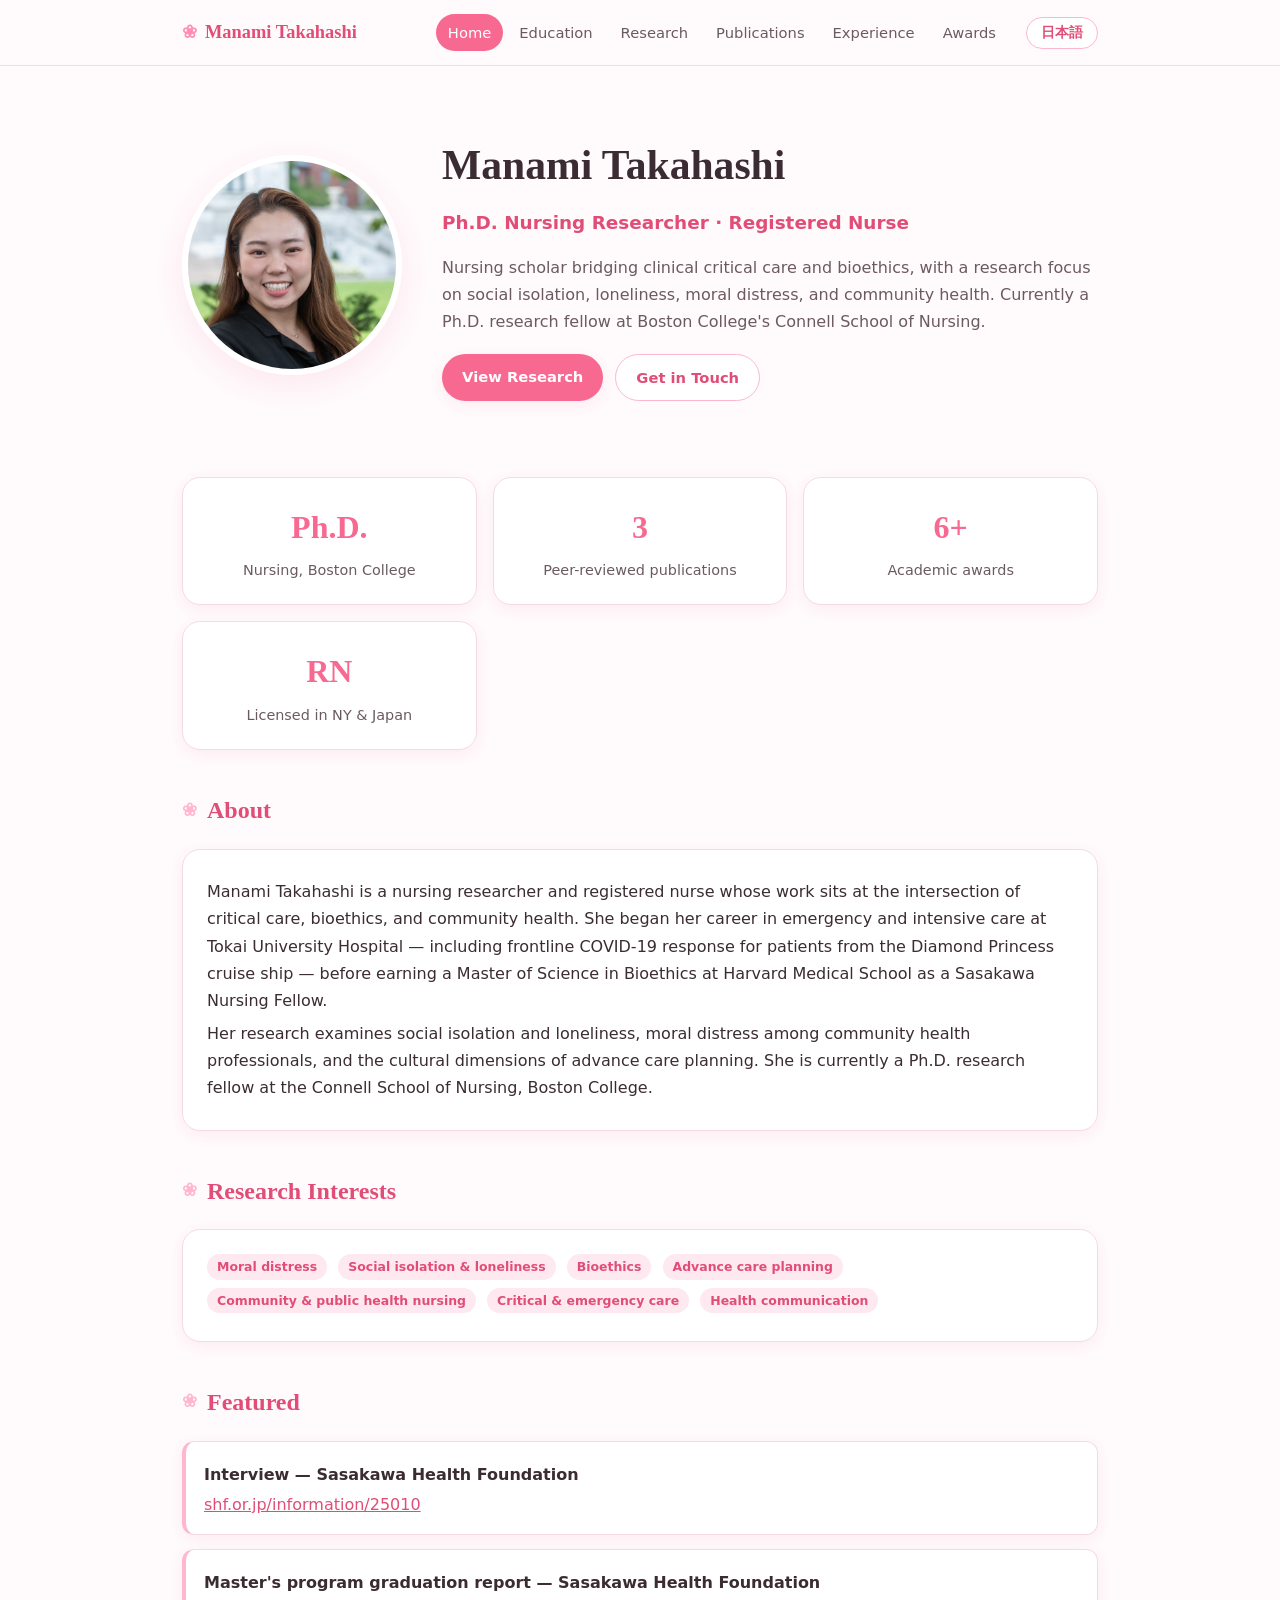
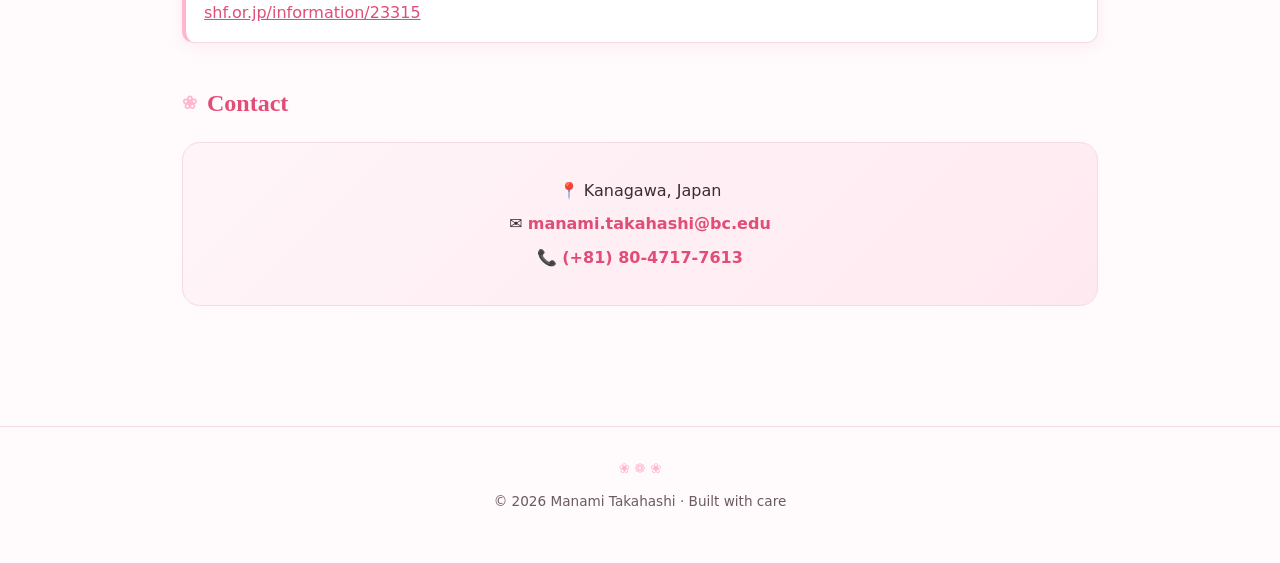
<file: index.html>
<!DOCTYPE html>
<html lang="en">
<head>
  <meta charset="UTF-8" />
  <meta name="viewport" content="width=device-width, initial-scale=1.0" />
  <title>Manami Takahashi — Nursing Researcher</title>
  <meta name="description" content="Manami Takahashi — PhD nursing researcher and registered nurse. Bioethics, social isolation, community health." />
  <link rel="stylesheet" href="css/style.css" />
</head>
<body>
  <div class="petal-field" aria-hidden="true"></div>

  <header class="site-header">
    <div class="nav-inner">
      <a class="brand" href="index.html">Manami Takahashi</a>
      <nav class="main-nav">
        <a href="index.html">
          <span class="en">Home</span><span class="ja">ホーム</span>
        </a>
        <a href="education.html">
          <span class="en">Education</span><span class="ja">学歴</span>
        </a>
        <a href="research.html">
          <span class="en">Research</span><span class="ja">研究・教育</span>
        </a>
        <a href="publications.html">
          <span class="en">Publications</span><span class="ja">業績</span>
        </a>
        <a href="experience.html">
          <span class="en">Experience</span><span class="ja">臨床経験</span>
        </a>
        <a href="awards.html">
          <span class="en">Awards</span><span class="ja">受賞・その他</span>
        </a>
      </nav>
      <button class="lang-switch" type="button">日本語</button>
    </div>
  </header>

  <main>
    <section class="hero">
      <img class="hero-photo" src="images/headshot.jpg" alt="Manami Takahashi" />
      <div class="hero-text">
        <h1>
          <span class="en">Manami Takahashi</span>
          <span class="ja">髙橋 愛海</span>
        </h1>
        <p class="role">
          <span class="en">Ph.D. Nursing Researcher · Registered Nurse</span>
          <span class="ja">看護学博士課程研究員 ・ 看護師</span>
        </p>
        <p>
          <span class="en">Nursing scholar bridging clinical critical care and bioethics, with a research focus
          on social isolation, loneliness, moral distress, and community health. Currently a Ph.D.
          research fellow at Boston College's Connell School of Nursing.</span>
          <span class="ja">救急・集中治療の臨床と生命倫理をつなぐ看護研究者。社会的孤立・孤独、道徳的苦悩、
          地域保健を研究テーマとしています。現在はボストンカレッジ看護学部の博士課程研究員です。</span>
        </p>
        <div class="btn-row">
          <a class="btn btn-primary" href="research.html">
            <span class="en">View Research</span><span class="ja">研究を見る</span>
          </a>
          <a class="btn btn-ghost" href="#contact">
            <span class="en">Get in Touch</span><span class="ja">お問い合わせ</span>
          </a>
        </div>
      </div>
    </section>

    <section class="section">
      <div class="grid">
        <div class="stat"><div class="num">Ph.D.</div><div class="lbl"><span class="en">Nursing, Boston College</span><span class="ja">看護学・ボストンカレッジ</span></div></div>
        <div class="stat"><div class="num">3</div><div class="lbl"><span class="en">Peer-reviewed publications</span><span class="ja">査読付き論文</span></div></div>
        <div class="stat"><div class="num">6+</div><div class="lbl"><span class="en">Academic awards</span><span class="ja">学術賞</span></div></div>
        <div class="stat"><div class="num">RN</div><div class="lbl"><span class="en">Licensed in NY &amp; Japan</span><span class="ja">看護師資格（NY・日本）</span></div></div>
      </div>
    </section>

    <section class="section">
      <h2><span class="en">About</span><span class="ja">プロフィール</span></h2>
      <div class="card">
        <div class="en-block">
          <p>Manami Takahashi is a nursing researcher and registered nurse whose work sits at the
          intersection of critical care, bioethics, and community health. She began her career in
          emergency and intensive care at Tokai University Hospital — including frontline COVID-19
          response for patients from the Diamond Princess cruise ship — before earning a Master of
          Science in Bioethics at Harvard Medical School as a Sasakawa Nursing Fellow.</p>
          <p>Her research examines social isolation and loneliness, moral distress among community
          health professionals, and the cultural dimensions of advance care planning. She is currently
          a Ph.D. research fellow at the Connell School of Nursing, Boston College.</p>
        </div>
        <div class="ja-block">
          <p>髙橋愛海は、救急・集中治療、生命倫理、地域保健の交差点で活動する看護研究者・看護師です。
          東海大学病院の救急・集中治療部でキャリアを開始し、ダイヤモンド・プリンセス号の患者対応を
          含む新型コロナウイルス感染症の最前線で看護にあたりました。その後、笹川看護フェローとして
          ハーバード大学医学大学院で生命倫理学修士号を取得しました。</p>
          <p>研究テーマは、社会的孤立と孤独、地域保健専門職の道徳的苦悩（モラル・ディストレス）、
          アドバンス・ケア・プランニングの文化的側面などです。現在はボストンカレッジ看護学部の
          博士課程研究員を務めています。</p>
        </div>
      </div>
    </section>

    <section class="section">
      <h2><span class="en">Research Interests</span><span class="ja">研究関心</span></h2>
      <div class="card">
        <span class="tag"><span class="en">Moral distress</span><span class="ja">道徳的苦悩</span></span>
        <span class="tag"><span class="en">Social isolation &amp; loneliness</span><span class="ja">社会的孤立・孤独</span></span>
        <span class="tag"><span class="en">Bioethics</span><span class="ja">生命倫理</span></span>
        <span class="tag"><span class="en">Advance care planning</span><span class="ja">アドバンス・ケア・プランニング</span></span>
        <span class="tag"><span class="en">Community &amp; public health nursing</span><span class="ja">地域・公衆衛生看護</span></span>
        <span class="tag"><span class="en">Critical &amp; emergency care</span><span class="ja">救急・集中治療</span></span>
        <span class="tag"><span class="en">Health communication</span><span class="ja">ヘルスコミュニケーション</span></span>
      </div>
    </section>

    <section class="section">
      <h2><span class="en">Featured</span><span class="ja">取材・関連リンク</span></h2>
      <ul class="pub-list">
        <li>
          <span class="title"><span class="en">Interview — Sasakawa Health Foundation</span><span class="ja">インタビュー — 笹川保健財団</span></span>
          <a href="https://www.shf.or.jp/information/25010" target="_blank" rel="noopener">shf.or.jp/information/25010</a>
        </li>
        <li>
          <span class="title"><span class="en">Master's program graduation report — Sasakawa Health Foundation</span><span class="ja">修士課程修了報告 — 笹川保健財団</span></span>
          <a href="https://www.shf.or.jp/information/23315" target="_blank" rel="noopener">shf.or.jp/information/23315</a>
        </li>
      </ul>
    </section>

    <section class="section" id="contact">
      <h2><span class="en">Contact</span><span class="ja">連絡先</span></h2>
      <div class="contact-box">
        <p class="contact-line">📍 <span class="en">Kanagawa, Japan</span><span class="ja">神奈川県, 日本</span></p>
        <p class="contact-line">✉ <a href="mailto:manami.takahashi@bc.edu">manami.takahashi@bc.edu</a></p>
        <p class="contact-line">📞 <a href="tel:+818047177613">(+81) 80-4717-7613</a></p>
      </div>
    </section>
  </main>

  <footer class="site-footer">
    <span class="en">© 2026 Manami Takahashi · Built with care</span>
    <span class="ja">© 2026 髙橋愛海</span>
  </footer>

  <script src="js/lang.js"></script>
</body>
</html>
</file>
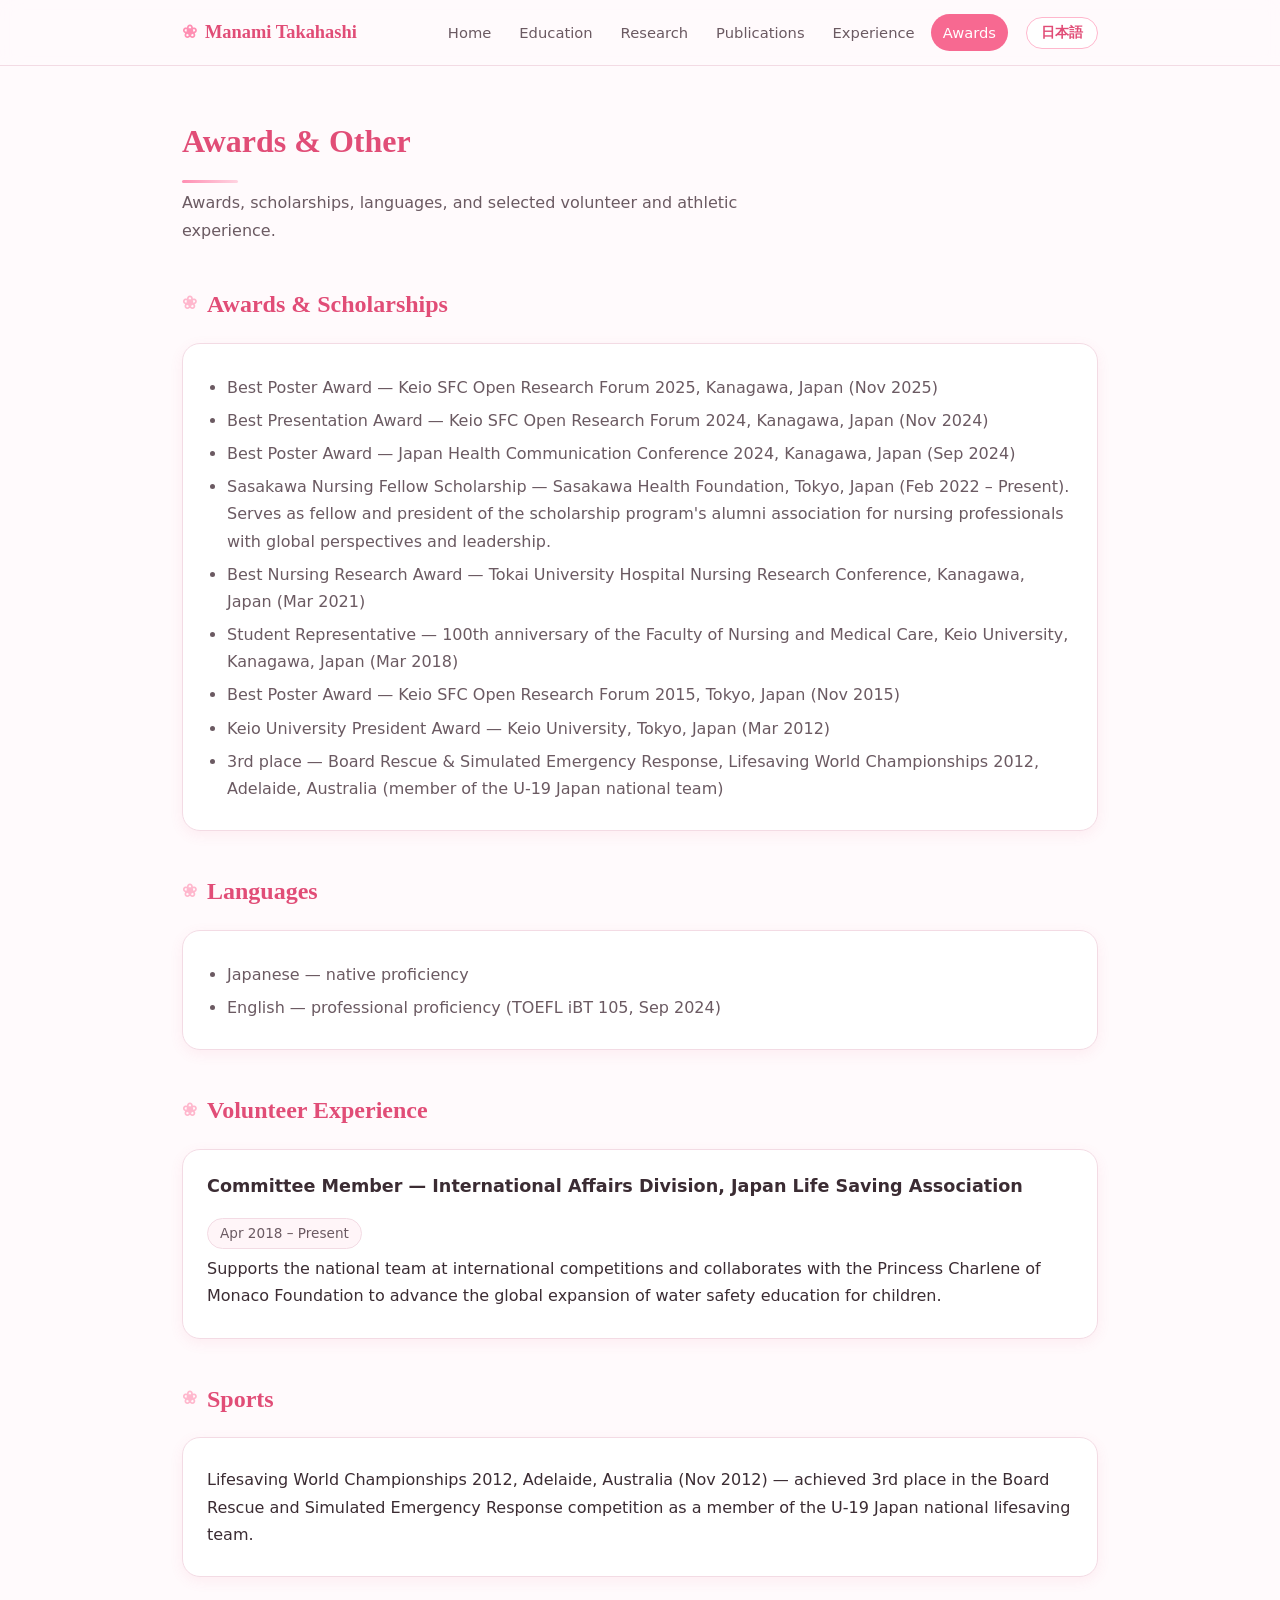
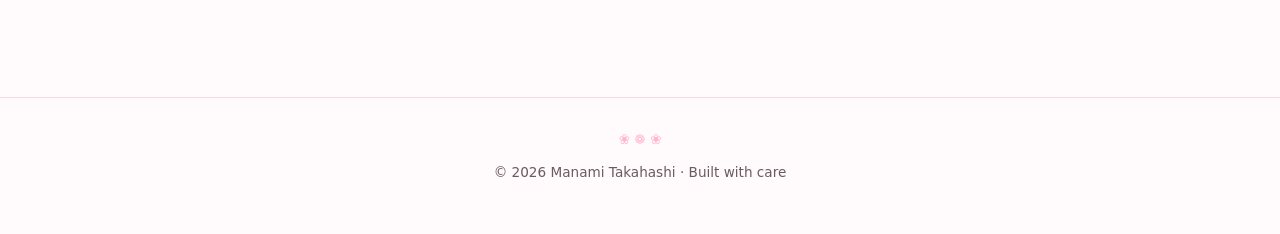
<file: awards.html>
<!DOCTYPE html>
<html lang="en">
<head>
  <meta charset="UTF-8" />
  <meta name="viewport" content="width=device-width, initial-scale=1.0" />
  <title>Awards &amp; Other — Manami Takahashi</title>
  <link rel="stylesheet" href="css/style.css" />
</head>
<body>
  <div class="petal-field" aria-hidden="true"></div>

  <header class="site-header">
    <div class="nav-inner">
      <a class="brand" href="index.html">Manami Takahashi</a>
      <nav class="main-nav">
        <a href="index.html"><span class="en">Home</span><span class="ja">ホーム</span></a>
        <a href="education.html"><span class="en">Education</span><span class="ja">学歴</span></a>
        <a href="research.html"><span class="en">Research</span><span class="ja">研究・教育</span></a>
        <a href="publications.html"><span class="en">Publications</span><span class="ja">業績</span></a>
        <a href="experience.html"><span class="en">Experience</span><span class="ja">臨床経験</span></a>
        <a href="awards.html"><span class="en">Awards</span><span class="ja">受賞・その他</span></a>
      </nav>
      <button class="lang-switch" type="button">日本語</button>
    </div>
  </header>

  <main>
    <h1 class="page-title"><span class="en">Awards &amp; Other</span><span class="ja">受賞・その他</span></h1>
    <p class="page-lead">
      <span class="en">Awards, scholarships, languages, and selected volunteer and athletic experience.</span>
      <span class="ja">受賞歴・奨学金・語学、ならびにボランティア活動とスポーツ歴。</span>
    </p>

    <section class="section">
      <h2><span class="en">Awards &amp; Scholarships</span><span class="ja">受賞・奨学金</span></h2>
      <div class="card"><ul>
        <li><span class="en">Best Poster Award — Keio SFC Open Research Forum 2025, Kanagawa, Japan (Nov 2025)</span><span class="ja">ベストポスター賞 — 慶應SFCオープンリサーチフォーラム2025, 神奈川（2025年11月）</span></li>
        <li><span class="en">Best Presentation Award — Keio SFC Open Research Forum 2024, Kanagawa, Japan (Nov 2024)</span><span class="ja">ベストプレゼンテーション賞 — 慶應SFCオープンリサーチフォーラム2024, 神奈川（2024年11月）</span></li>
        <li><span class="en">Best Poster Award — Japan Health Communication Conference 2024, Kanagawa, Japan (Sep 2024)</span><span class="ja">ベストポスター賞 — 日本ヘルスコミュニケーション学会大会2024, 神奈川（2024年9月）</span></li>
        <li><span class="en">Sasakawa Nursing Fellow Scholarship — Sasakawa Health Foundation, Tokyo, Japan (Feb 2022 – Present). Serves as fellow and president of the scholarship program's alumni association for nursing professionals with global perspectives and leadership.</span><span class="ja">笹川看護フェロー奨学金 — 笹川保健財団, 東京（2022年2月 – 現在）。グローバルな視野とリーダーシップを備えた看護専門職のための奨学制度において、フェロー兼同窓会会長を務める。</span></li>
        <li><span class="en">Best Nursing Research Award — Tokai University Hospital Nursing Research Conference, Kanagawa, Japan (Mar 2021)</span><span class="ja">最優秀看護研究賞 — 東海大学病院 看護研究発表会, 神奈川（2021年3月）</span></li>
        <li><span class="en">Student Representative — 100th anniversary of the Faculty of Nursing and Medical Care, Keio University, Kanagawa, Japan (Mar 2018)</span><span class="ja">学生代表 — 慶應義塾大学 看護医療学部 創設100周年, 神奈川（2018年3月）</span></li>
        <li><span class="en">Best Poster Award — Keio SFC Open Research Forum 2015, Tokyo, Japan (Nov 2015)</span><span class="ja">ベストポスター賞 — 慶應SFCオープンリサーチフォーラム2015, 東京（2015年11月）</span></li>
        <li><span class="en">Keio University President Award — Keio University, Tokyo, Japan (Mar 2012)</span><span class="ja">慶應義塾大学 塾長賞 — 慶應義塾大学, 東京（2012年3月）</span></li>
        <li><span class="en">3rd place — Board Rescue &amp; Simulated Emergency Response, Lifesaving World Championships 2012, Adelaide, Australia (member of the U-19 Japan national team)</span><span class="ja">3位入賞 — ボードレスキュー＆模擬救助競技, ライフセービング世界選手権2012, オーストラリア・アデレード（U-19日本代表チームの一員として）</span></li>
      </ul></div>
    </section>

    <section class="section">
      <h2><span class="en">Languages</span><span class="ja">語学</span></h2>
      <div class="card"><ul>
        <li><span class="en">Japanese — native proficiency</span><span class="ja">日本語 — ネイティブ</span></li>
        <li><span class="en">English — professional proficiency (TOEFL iBT 105, Sep 2024)</span><span class="ja">英語 — ビジネスレベル（TOEFL iBT 105点, 2024年9月）</span></li>
      </ul></div>
    </section>

    <section class="section">
      <h2><span class="en">Volunteer Experience</span><span class="ja">ボランティア活動</span></h2>
      <div class="card">
        <div class="meta">
          <div><h3><span class="en">Committee Member — International Affairs Division, Japan Life Saving Association</span><span class="ja">委員 — 日本ライフセービング協会 国際部</span></h3></div>
          <span class="date"><span class="en">Apr 2018 – Present</span><span class="ja">2018年4月 – 現在</span></span>
        </div>
        <p>
          <span class="en">Supports the national team at international competitions and collaborates with the Princess Charlene of Monaco Foundation to advance the global expansion of water safety education for children.</span>
          <span class="ja">国際大会で日本代表チームを支援するとともに、モナコ公妃シャルレーヌ財団と協働し、子どもの水辺の安全教育の国際的な普及を推進。</span>
        </p>
      </div>
    </section>

    <section class="section">
      <h2><span class="en">Sports</span><span class="ja">スポーツ</span></h2>
      <div class="card">
        <p>
          <span class="en">Lifesaving World Championships 2012, Adelaide, Australia (Nov 2012) — achieved 3rd place in the Board Rescue and Simulated Emergency Response competition as a member of the U-19 Japan national lifesaving team.</span>
          <span class="ja">ライフセービング世界選手権2012, オーストラリア・アデレード（2012年11月） — U-19日本代表チームの一員として、ボードレスキュー＆模擬救助競技で3位入賞。</span>
        </p>
      </div>
    </section>
  </main>

  <footer class="site-footer">
    <span class="en">© 2026 Manami Takahashi · Built with care</span>
    <span class="ja">© 2026 髙橋愛海</span>
  </footer>

  <script src="js/lang.js"></script>
</body>
</html>
</file>
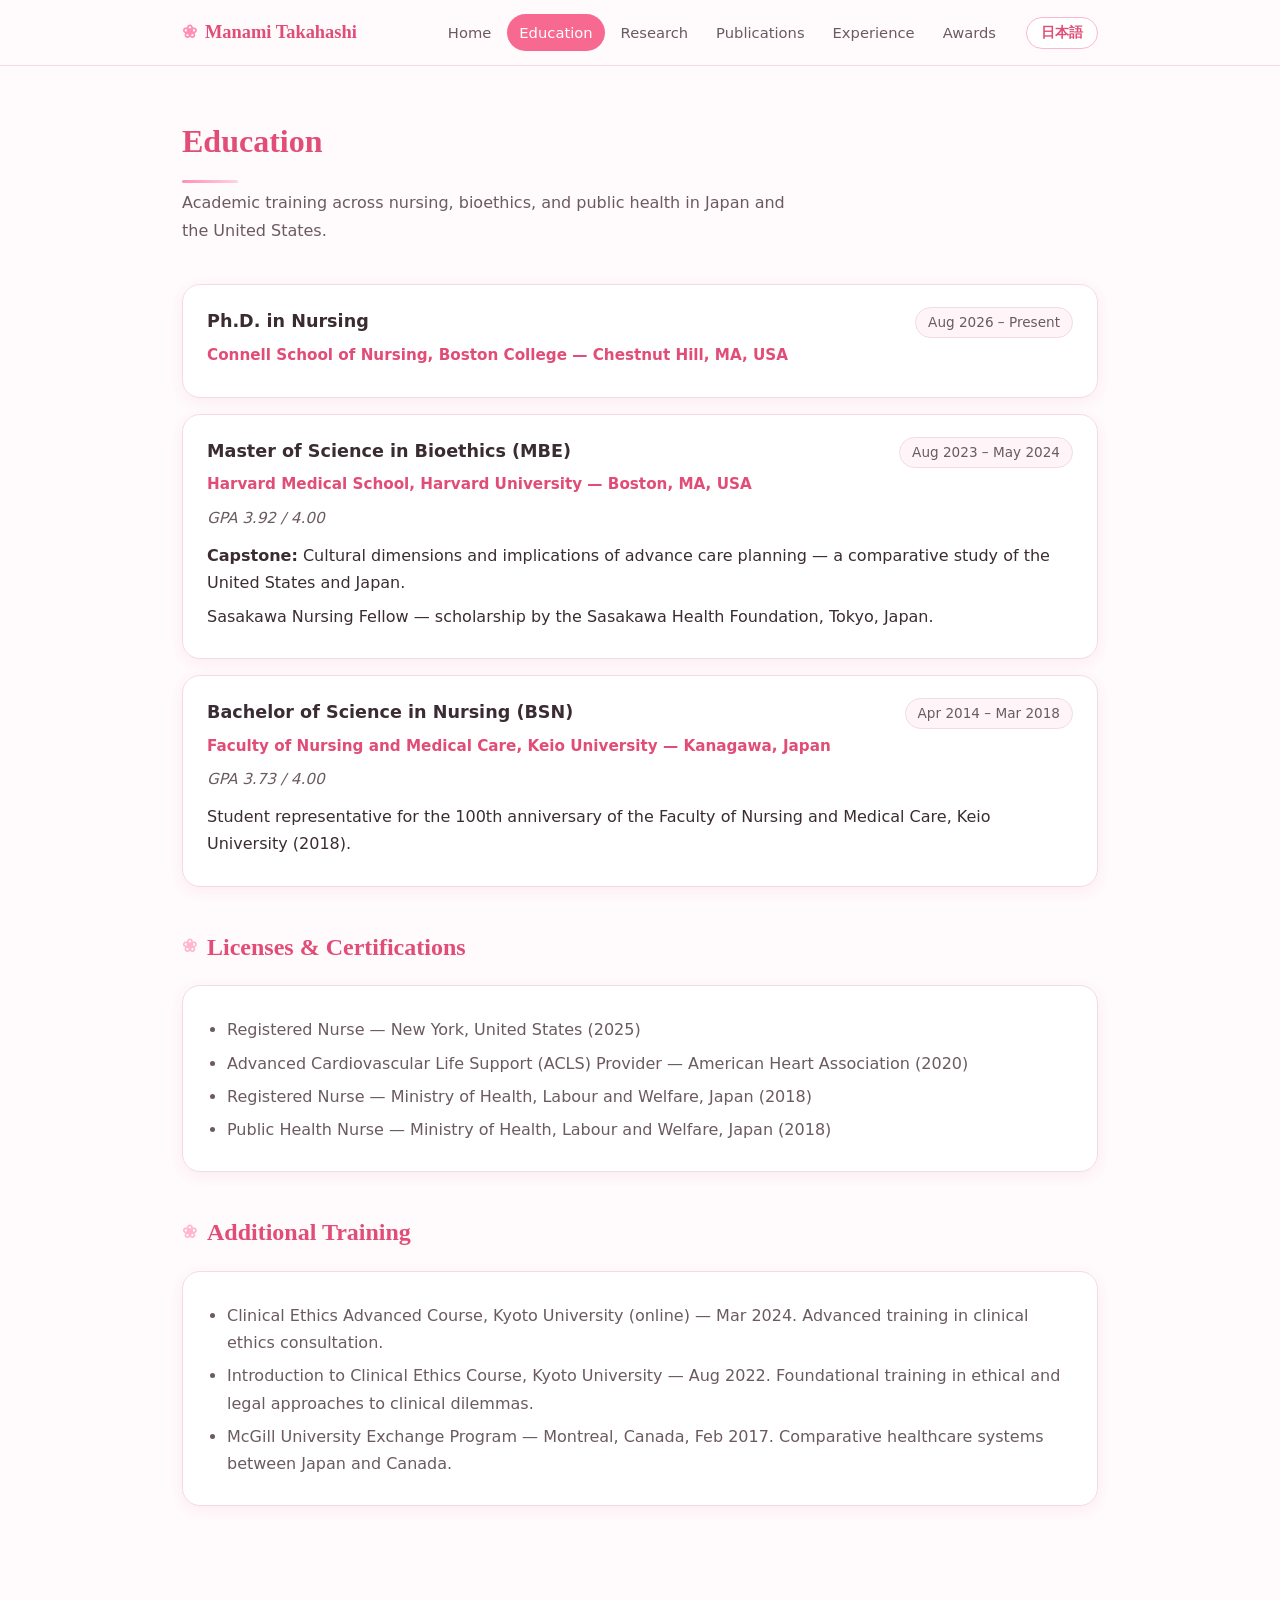
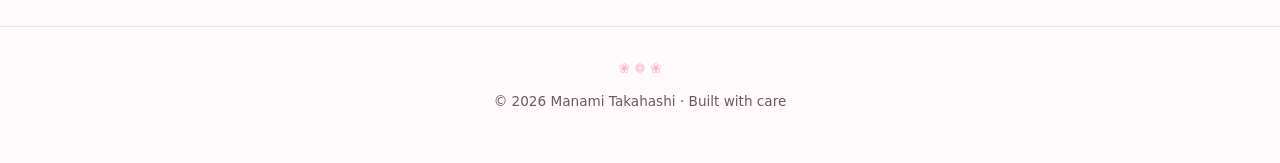
<file: education.html>
<!DOCTYPE html>
<html lang="en">
<head>
  <meta charset="UTF-8" />
  <meta name="viewport" content="width=device-width, initial-scale=1.0" />
  <title>Education — Manami Takahashi</title>
  <link rel="stylesheet" href="css/style.css" />
</head>
<body>
  <div class="petal-field" aria-hidden="true"></div>

  <header class="site-header">
    <div class="nav-inner">
      <a class="brand" href="index.html">Manami Takahashi</a>
      <nav class="main-nav">
        <a href="index.html"><span class="en">Home</span><span class="ja">ホーム</span></a>
        <a href="education.html"><span class="en">Education</span><span class="ja">学歴</span></a>
        <a href="research.html"><span class="en">Research</span><span class="ja">研究・教育</span></a>
        <a href="publications.html"><span class="en">Publications</span><span class="ja">業績</span></a>
        <a href="experience.html"><span class="en">Experience</span><span class="ja">臨床経験</span></a>
        <a href="awards.html"><span class="en">Awards</span><span class="ja">受賞・その他</span></a>
      </nav>
      <button class="lang-switch" type="button">日本語</button>
    </div>
  </header>

  <main>
    <h1 class="page-title"><span class="en">Education</span><span class="ja">学歴</span></h1>
    <p class="page-lead">
      <span class="en">Academic training across nursing, bioethics, and public health in Japan and the United States.</span>
      <span class="ja">日本と米国における、看護学・生命倫理学・公衆衛生にわたる学術的な学びの歩み。</span>
    </p>

    <section class="section">
      <div class="card">
        <div class="meta">
          <div>
            <h3><span class="en">Ph.D. in Nursing</span><span class="ja">看護学博士課程（Ph.D.）</span></h3>
            <p class="place"><span class="en">Connell School of Nursing, Boston College — Chestnut Hill, MA, USA</span><span class="ja">ボストンカレッジ コネル看護学部 — マサチューセッツ州チェスナットヒル, 米国</span></p>
          </div>
          <span class="date"><span class="en">Aug 2026 – Present</span><span class="ja">2026年8月 – 現在</span></span>
        </div>
      </div>

      <div class="card">
        <div class="meta">
          <div>
            <h3><span class="en">Master of Science in Bioethics (MBE)</span><span class="ja">生命倫理学修士（MBE）</span></h3>
            <p class="place"><span class="en">Harvard Medical School, Harvard University — Boston, MA, USA</span><span class="ja">ハーバード大学医学大学院 — マサチューセッツ州ボストン, 米国</span></p>
          </div>
          <span class="date"><span class="en">Aug 2023 – May 2024</span><span class="ja">2023年8月 – 2024年5月</span></span>
        </div>
        <p class="sub">GPA 3.92 / 4.00</p>
        <p>
          <span class="en"><strong>Capstone:</strong> Cultural dimensions and implications of advance care planning — a comparative study of the United States and Japan.</span>
          <span class="ja"><strong>修了課題:</strong> アドバンス・ケア・プランニングの文化的側面とその含意 — 日米比較研究。</span>
        </p>
        <p>
          <span class="en">Sasakawa Nursing Fellow — scholarship by the Sasakawa Health Foundation, Tokyo, Japan.</span>
          <span class="ja">笹川看護フェロー — 笹川保健財団（東京）による奨学制度。</span>
        </p>
      </div>

      <div class="card">
        <div class="meta">
          <div>
            <h3><span class="en">Bachelor of Science in Nursing (BSN)</span><span class="ja">看護学士（BSN）</span></h3>
            <p class="place"><span class="en">Faculty of Nursing and Medical Care, Keio University — Kanagawa, Japan</span><span class="ja">慶應義塾大学 看護医療学部 — 神奈川県, 日本</span></p>
          </div>
          <span class="date"><span class="en">Apr 2014 – Mar 2018</span><span class="ja">2014年4月 – 2018年3月</span></span>
        </div>
        <p class="sub">GPA 3.73 / 4.00</p>
        <p>
          <span class="en">Student representative for the 100th anniversary of the Faculty of Nursing and Medical Care, Keio University (2018).</span>
          <span class="ja">慶應義塾大学 看護医療学部 創設100周年 学生代表（2018年）。</span>
        </p>
      </div>
    </section>

    <section class="section">
      <h2><span class="en">Licenses &amp; Certifications</span><span class="ja">免許・資格</span></h2>
      <div class="card">
        <ul>
          <li><span class="en">Registered Nurse — New York, United States (2025)</span><span class="ja">看護師免許 — 米国ニューヨーク州（2025年）</span></li>
          <li><span class="en">Advanced Cardiovascular Life Support (ACLS) Provider — American Heart Association (2020)</span><span class="ja">二次心肺蘇生法（ACLS）プロバイダー — 米国心臓協会（2020年）</span></li>
          <li><span class="en">Registered Nurse — Ministry of Health, Labour and Welfare, Japan (2018)</span><span class="ja">看護師免許 — 厚生労働省, 日本（2018年）</span></li>
          <li><span class="en">Public Health Nurse — Ministry of Health, Labour and Welfare, Japan (2018)</span><span class="ja">保健師免許 — 厚生労働省, 日本（2018年）</span></li>
        </ul>
      </div>
    </section>

    <section class="section">
      <h2><span class="en">Additional Training</span><span class="ja">その他の研修・国際経験</span></h2>
      <div class="card">
        <ul>
          <li><span class="en">Clinical Ethics Advanced Course, Kyoto University (online) — Mar 2024. Advanced training in clinical ethics consultation.</span><span class="ja">臨床倫理アドバンスコース, 京都大学（オンライン） — 2024年3月。臨床倫理コンサルテーションに関する上級研修。</span></li>
          <li><span class="en">Introduction to Clinical Ethics Course, Kyoto University — Aug 2022. Foundational training in ethical and legal approaches to clinical dilemmas.</span><span class="ja">臨床倫理入門コース, 京都大学 — 2022年8月。臨床上の倫理的ジレンマに対する倫理的・法的アプローチの基礎研修。</span></li>
          <li><span class="en">McGill University Exchange Program — Montreal, Canada, Feb 2017. Comparative healthcare systems between Japan and Canada.</span><span class="ja">マギル大学 交換留学プログラム — カナダ・モントリオール, 2017年2月。日本とカナダの医療制度の比較研究。</span></li>
        </ul>
      </div>
    </section>
  </main>

  <footer class="site-footer">
    <span class="en">© 2026 Manami Takahashi · Built with care</span>
    <span class="ja">© 2026 髙橋愛海</span>
  </footer>

  <script src="js/lang.js"></script>
</body>
</html>
</file>
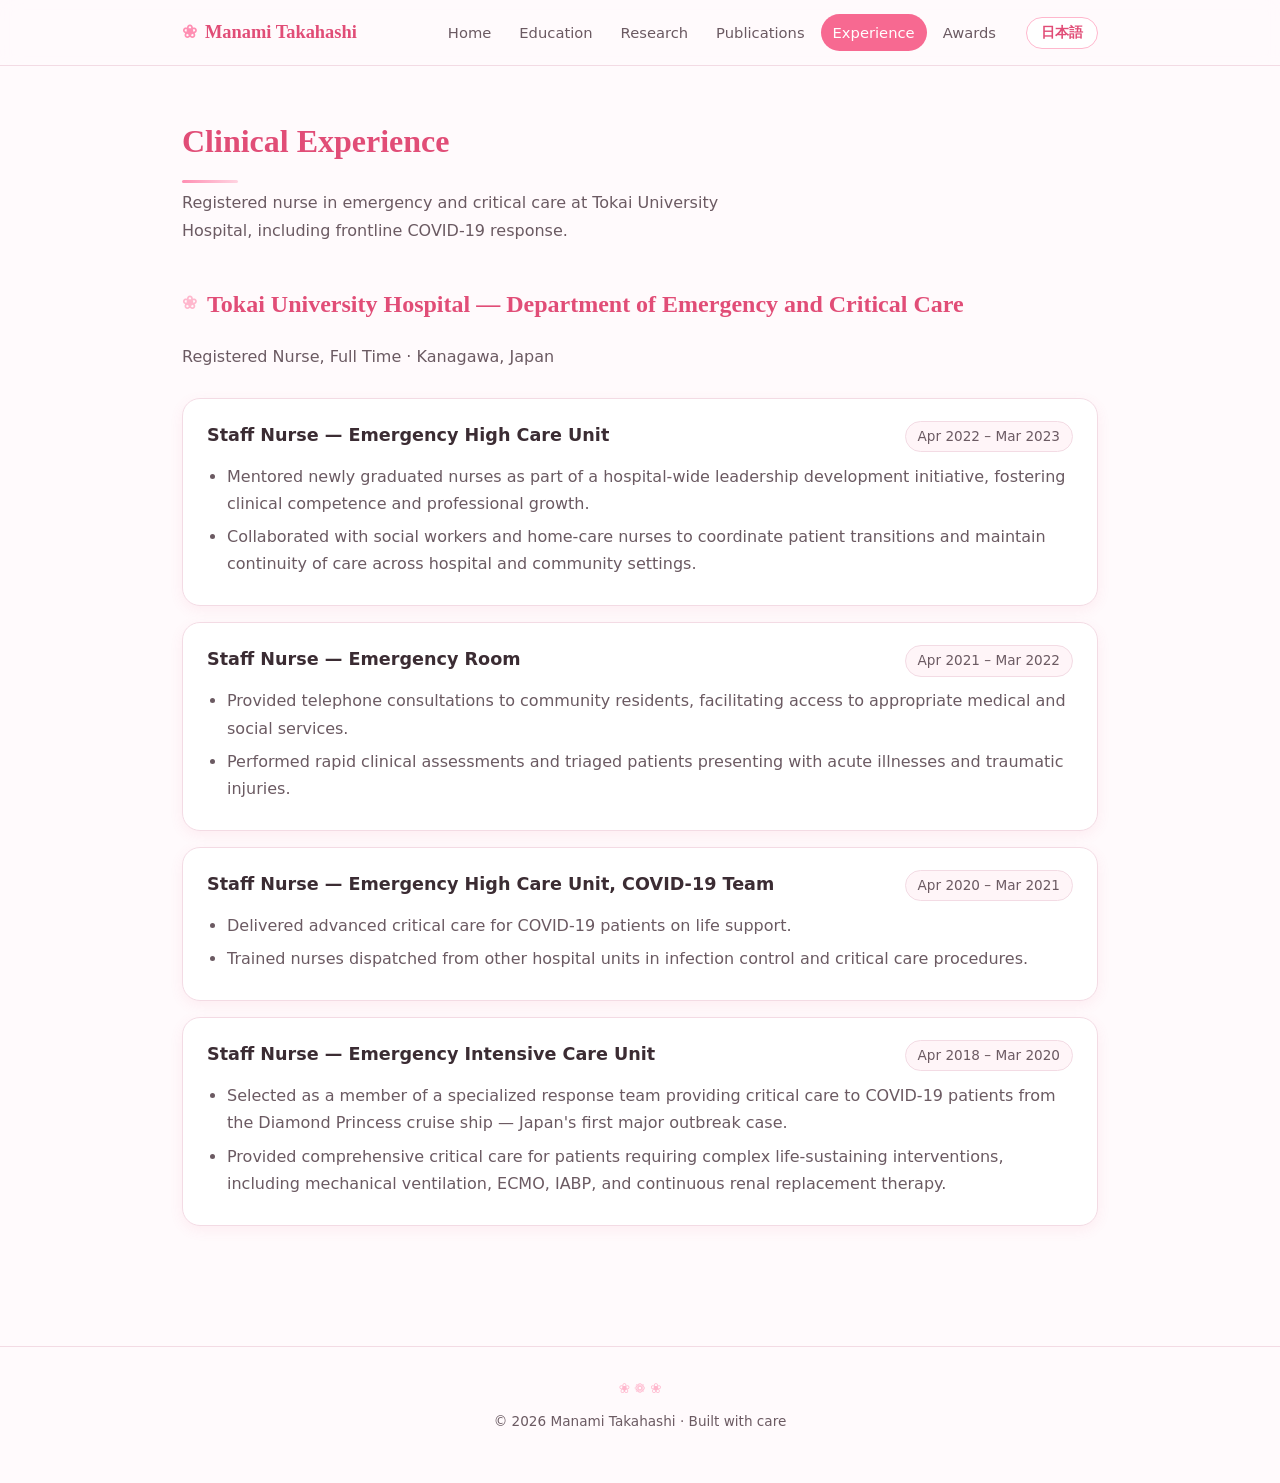
<file: experience.html>
<!DOCTYPE html>
<html lang="en">
<head>
  <meta charset="UTF-8" />
  <meta name="viewport" content="width=device-width, initial-scale=1.0" />
  <title>Clinical Experience — Manami Takahashi</title>
  <link rel="stylesheet" href="css/style.css" />
</head>
<body>
  <div class="petal-field" aria-hidden="true"></div>

  <header class="site-header">
    <div class="nav-inner">
      <a class="brand" href="index.html">Manami Takahashi</a>
      <nav class="main-nav">
        <a href="index.html"><span class="en">Home</span><span class="ja">ホーム</span></a>
        <a href="education.html"><span class="en">Education</span><span class="ja">学歴</span></a>
        <a href="research.html"><span class="en">Research</span><span class="ja">研究・教育</span></a>
        <a href="publications.html"><span class="en">Publications</span><span class="ja">業績</span></a>
        <a href="experience.html"><span class="en">Experience</span><span class="ja">臨床経験</span></a>
        <a href="awards.html"><span class="en">Awards</span><span class="ja">受賞・その他</span></a>
      </nav>
      <button class="lang-switch" type="button">日本語</button>
    </div>
  </header>

  <main>
    <h1 class="page-title"><span class="en">Clinical Experience</span><span class="ja">臨床経験</span></h1>
    <p class="page-lead">
      <span class="en">Registered nurse in emergency and critical care at Tokai University Hospital, including frontline COVID-19 response.</span>
      <span class="ja">東海大学病院の救急・集中治療部における看護師としての経験。新型コロナウイルス感染症の最前線対応を含みます。</span>
    </p>

    <section class="section">
      <h2><span class="en">Tokai University Hospital — Department of Emergency and Critical Care</span><span class="ja">東海大学病院 救命救急科・集中治療部</span></h2>
      <p class="page-lead"><span class="en">Registered Nurse, Full Time · Kanagawa, Japan</span><span class="ja">看護師（常勤）・神奈川県, 日本</span></p>

      <div class="card">
        <div class="meta">
          <div><h3><span class="en">Staff Nurse — Emergency High Care Unit</span><span class="ja">スタッフナース — 救命救急 ハイケアユニット（HCU）</span></h3></div>
          <span class="date"><span class="en">Apr 2022 – Mar 2023</span><span class="ja">2022年4月 – 2023年3月</span></span>
        </div>
        <div class="en-block"><ul>
          <li>Mentored newly graduated nurses as part of a hospital-wide leadership development initiative, fostering clinical competence and professional growth.</li>
          <li>Collaborated with social workers and home-care nurses to coordinate patient transitions and maintain continuity of care across hospital and community settings.</li>
        </ul></div>
        <div class="ja-block"><ul>
          <li>病院全体のリーダーシップ育成の一環として新人看護師を指導し、臨床能力と専門的成長を支援。</li>
          <li>ソーシャルワーカーや訪問看護師と連携し、病院と地域をまたぐ患者の移行支援とケアの継続性を確保。</li>
        </ul></div>
      </div>

      <div class="card">
        <div class="meta">
          <div><h3><span class="en">Staff Nurse — Emergency Room</span><span class="ja">スタッフナース — 救急外来（ER）</span></h3></div>
          <span class="date"><span class="en">Apr 2021 – Mar 2022</span><span class="ja">2021年4月 – 2022年3月</span></span>
        </div>
        <div class="en-block"><ul>
          <li>Provided telephone consultations to community residents, facilitating access to appropriate medical and social services.</li>
          <li>Performed rapid clinical assessments and triaged patients presenting with acute illnesses and traumatic injuries.</li>
        </ul></div>
        <div class="ja-block"><ul>
          <li>地域住民への電話相談に対応し、適切な医療・社会サービスへのアクセスを支援。</li>
          <li>急性疾患や外傷で来院した患者の迅速な臨床評価とトリアージを実施。</li>
        </ul></div>
      </div>

      <div class="card">
        <div class="meta">
          <div><h3><span class="en">Staff Nurse — Emergency High Care Unit, COVID-19 Team</span><span class="ja">スタッフナース — 救命救急HCU・新型コロナウイルス対応チーム</span></h3></div>
          <span class="date"><span class="en">Apr 2020 – Mar 2021</span><span class="ja">2020年4月 – 2021年3月</span></span>
        </div>
        <div class="en-block"><ul>
          <li>Delivered advanced critical care for COVID-19 patients on life support.</li>
          <li>Trained nurses dispatched from other hospital units in infection control and critical care procedures.</li>
        </ul></div>
        <div class="ja-block"><ul>
          <li>生命維持管理下にある新型コロナウイルス感染症患者に対し、高度な集中治療看護を提供。</li>
          <li>他部署から派遣された看護師に、感染対策と集中治療の手技を指導。</li>
        </ul></div>
      </div>

      <div class="card">
        <div class="meta">
          <div><h3><span class="en">Staff Nurse — Emergency Intensive Care Unit</span><span class="ja">スタッフナース — 救命救急 集中治療室（EICU）</span></h3></div>
          <span class="date"><span class="en">Apr 2018 – Mar 2020</span><span class="ja">2018年4月 – 2020年3月</span></span>
        </div>
        <div class="en-block"><ul>
          <li>Selected as a member of a specialized response team providing critical care to COVID-19 patients from the Diamond Princess cruise ship — Japan's first major outbreak case.</li>
          <li>Provided comprehensive critical care for patients requiring complex life-sustaining interventions, including mechanical ventilation, ECMO, IABP, and continuous renal replacement therapy.</li>
        </ul></div>
        <div class="ja-block"><ul>
          <li>日本初の大規模集団感染となったダイヤモンド・プリンセス号の新型コロナウイルス感染症患者に対応する専門対応チームの一員に選出。</li>
          <li>人工呼吸器、ECMO、IABP、持続的腎代替療法（CRRT）など、複雑な生命維持管理を要する患者に包括的な集中治療看護を提供。</li>
        </ul></div>
      </div>
    </section>
  </main>

  <footer class="site-footer">
    <span class="en">© 2026 Manami Takahashi · Built with care</span>
    <span class="ja">© 2026 髙橋愛海</span>
  </footer>

  <script src="js/lang.js"></script>
</body>
</html>
</file>
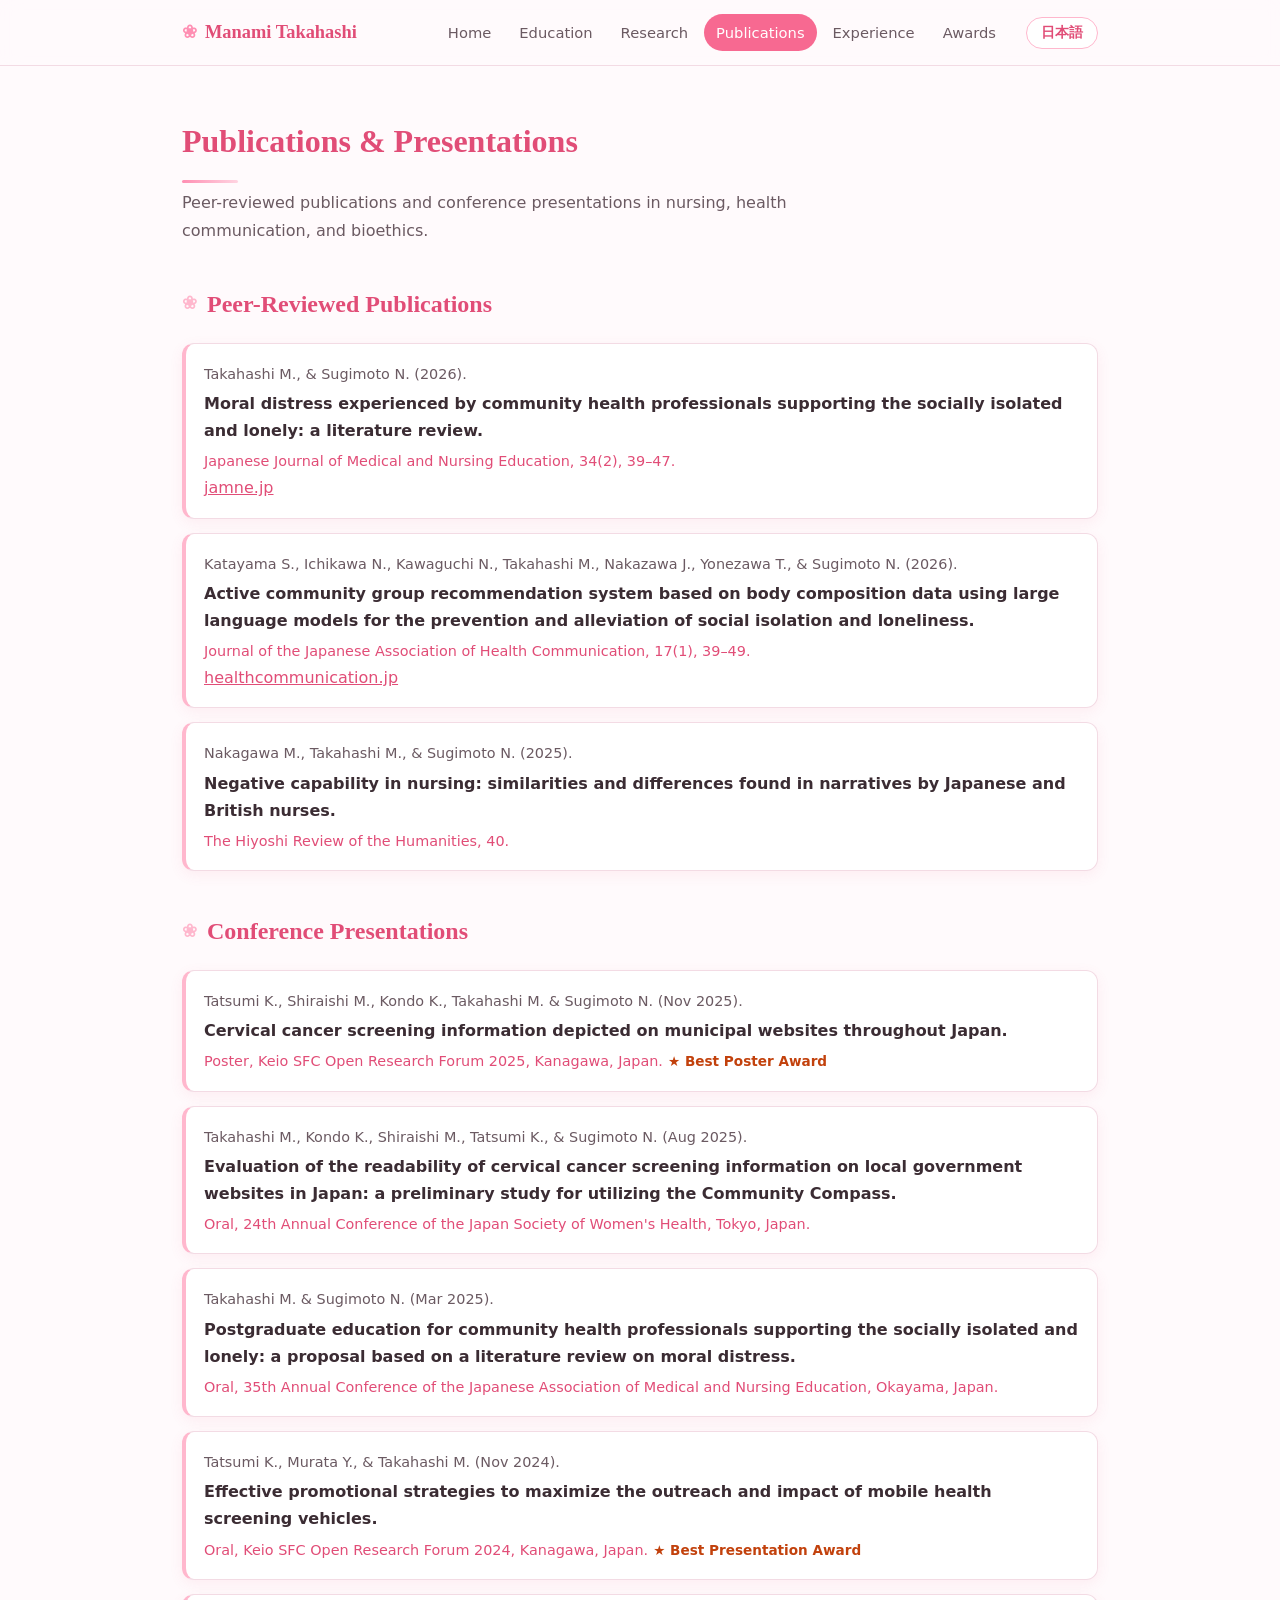
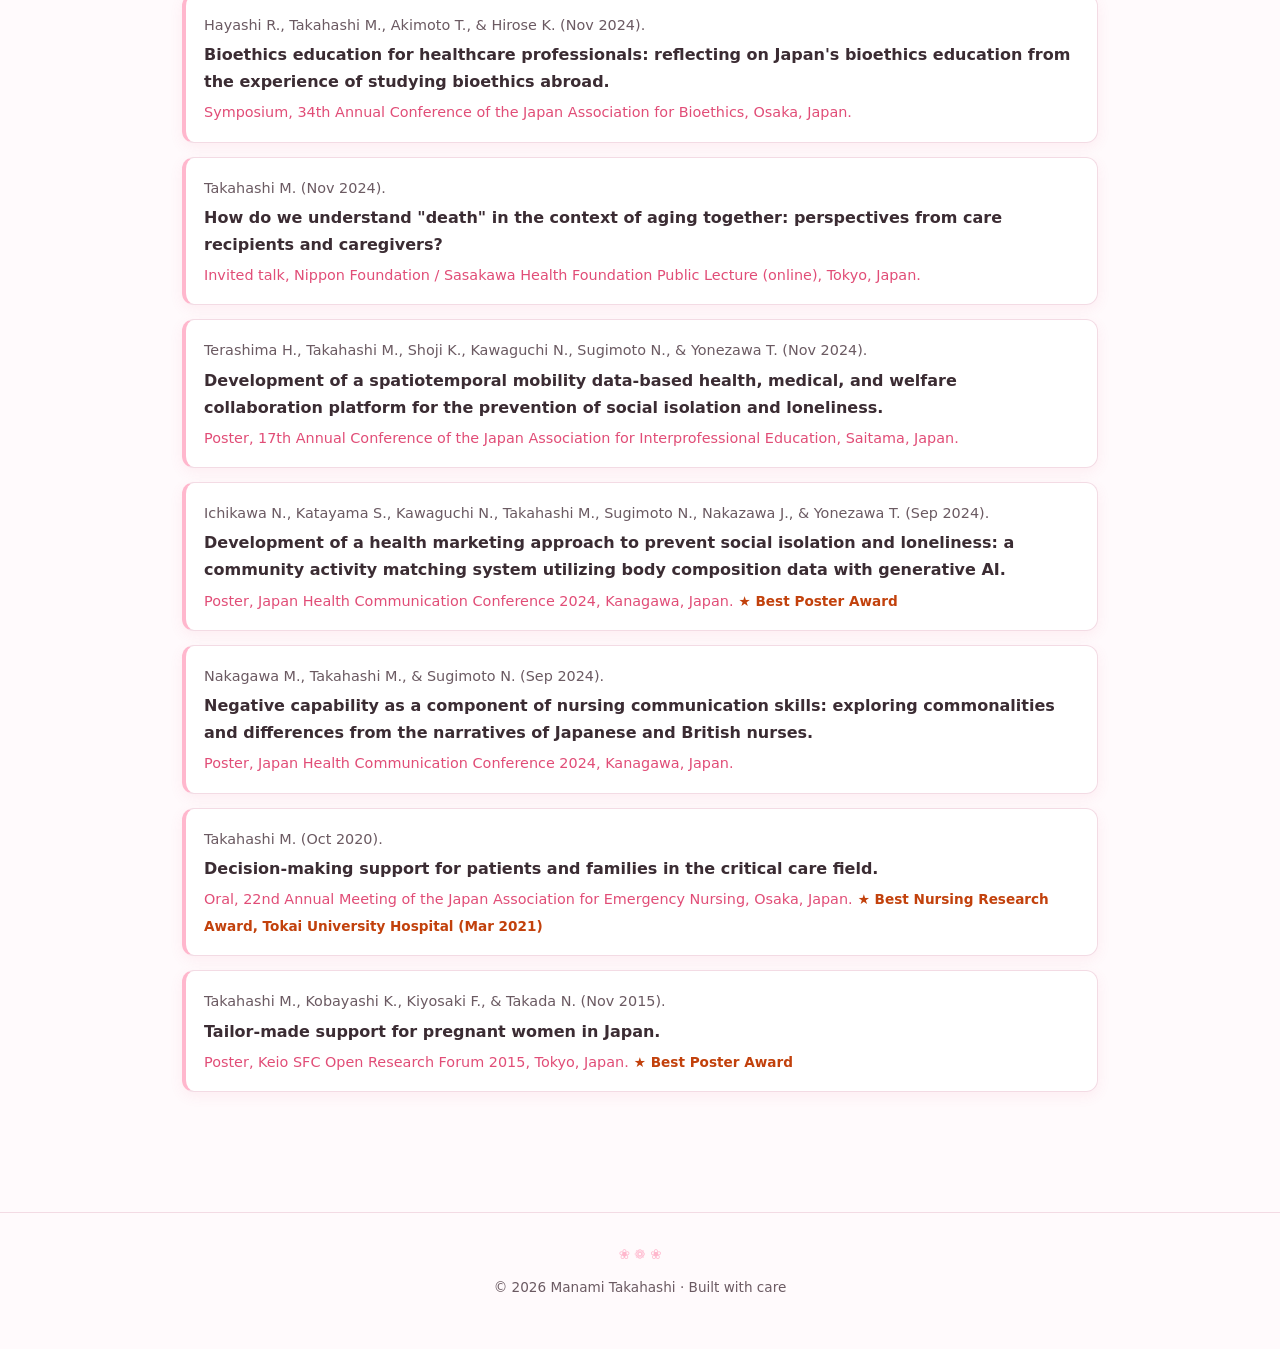
<file: publications.html>
<!DOCTYPE html>
<html lang="en">
<head>
  <meta charset="UTF-8" />
  <meta name="viewport" content="width=device-width, initial-scale=1.0" />
  <title>Publications &amp; Presentations — Manami Takahashi</title>
  <link rel="stylesheet" href="css/style.css" />
</head>
<body>
  <div class="petal-field" aria-hidden="true"></div>

  <header class="site-header">
    <div class="nav-inner">
      <a class="brand" href="index.html">Manami Takahashi</a>
      <nav class="main-nav">
        <a href="index.html"><span class="en">Home</span><span class="ja">ホーム</span></a>
        <a href="education.html"><span class="en">Education</span><span class="ja">学歴</span></a>
        <a href="research.html"><span class="en">Research</span><span class="ja">研究・教育</span></a>
        <a href="publications.html"><span class="en">Publications</span><span class="ja">業績</span></a>
        <a href="experience.html"><span class="en">Experience</span><span class="ja">臨床経験</span></a>
        <a href="awards.html"><span class="en">Awards</span><span class="ja">受賞・その他</span></a>
      </nav>
      <button class="lang-switch" type="button">日本語</button>
    </div>
  </header>

  <main>
    <h1 class="page-title"><span class="en">Publications &amp; Presentations</span><span class="ja">業績</span></h1>
    <p class="page-lead">
      <span class="en">Peer-reviewed publications and conference presentations in nursing, health communication, and bioethics.</span>
      <span class="ja">看護学・ヘルスコミュニケーション・生命倫理における査読付き論文および学会発表。</span>
    </p>

    <section class="section">
      <h2><span class="en">Peer-Reviewed Publications</span><span class="ja">査読付き論文</span></h2>
      <ul class="pub-list">
        <li>
          <span class="authors">Takahashi M., &amp; Sugimoto N. (2026).</span>
          <span class="title"><span class="en">Moral distress experienced by community health professionals supporting the socially isolated and lonely: a literature review.</span><span class="ja">社会的孤立・孤独状態の人々を支援する地域医療職の道徳的苦悩に関する文献検討。</span></span>
          <span class="venue"><span class="en">Japanese Journal of Medical and Nursing Education, 34(2), 39–47.</span><span class="ja">日本医学看護学教育学会誌, 第34号No.2, 39–47.</span></span><br />
          <a href="https://jamne.jp/journal/34no2.shtml#entry-04" target="_blank" rel="noopener">jamne.jp</a>
        </li>
        <li>
          <span class="authors">Katayama S., Ichikawa N., Kawaguchi N., Takahashi M., Nakazawa J., Yonezawa T., &amp; Sugimoto N. (2026).</span>
          <span class="title"><span class="en">Active community group recommendation system based on body composition data using large language models for the prevention and alleviation of social isolation and loneliness.</span><span class="ja">社会的孤立・孤独の解消・予防に向けた大規模言語モデルを用いた体組成データに基づく地域活動団体推薦システムの構築。</span></span>
          <span class="venue"><span class="en">Journal of the Japanese Association of Health Communication, 17(1), 39–49.</span><span class="ja">日本ヘルスコミュニケーション学会誌, 第17巻第1号, 39–49.</span></span><br />
          <a href="https://healthcommunication.jp/healthcommunication/journal/vol017no01/jahc2026_vol17-no1.html" target="_blank" rel="noopener">healthcommunication.jp</a>
        </li>
        <li>
          <span class="authors">Nakagawa M., Takahashi M., &amp; Sugimoto N. (2025).</span>
          <span class="title"><span class="en">Negative capability in nursing: similarities and differences found in narratives by Japanese and British nurses.</span><span class="ja">看護におけるネガティブ・ケイパビリティ：日本と英国の看護師の語りに見られる共通点と相違点。</span></span>
          <span class="venue"><span class="en">The Hiyoshi Review of the Humanities, 40.</span><span class="ja">日吉紀要 人文科学, 40.</span></span>
        </li>
      </ul>
    </section>

    <section class="section">
      <h2><span class="en">Conference Presentations</span><span class="ja">学会発表</span></h2>
      <ul class="pub-list">
        <li>
          <span class="authors">Tatsumi K., Shiraishi M., Kondo K., Takahashi M. &amp; Sugimoto N. (Nov 2025).</span>
          <span class="title"><span class="en">Cervical cancer screening information depicted on municipal websites throughout Japan.</span><span class="ja">日本全国の自治体ウェブサイトに掲載された子宮頸がん検診情報。</span></span>
          <span class="venue"><span class="en">Poster, Keio SFC Open Research Forum 2025, Kanagawa, Japan.</span><span class="ja">ポスター発表, 慶應SFCオープンリサーチフォーラム2025, 神奈川.</span></span>
          <span class="award"><span class="en">★ Best Poster Award</span><span class="ja">★ ベストポスター賞</span></span>
        </li>
        <li>
          <span class="authors">Takahashi M., Kondo K., Shiraishi M., Tatsumi K., &amp; Sugimoto N. (Aug 2025).</span>
          <span class="title"><span class="en">Evaluation of the readability of cervical cancer screening information on local government websites in Japan: a preliminary study for utilizing the Community Compass.</span><span class="ja">日本の自治体ウェブサイトにおける子宮頸がん検診情報の可読性評価：コミュニティ・コンパス活用に向けた予備的研究。</span></span>
          <span class="venue"><span class="en">Oral, 24th Annual Conference of the Japan Society of Women's Health, Tokyo, Japan.</span><span class="ja">口頭発表, 第24回日本女性医学学会学術集会, 東京.</span></span>
        </li>
        <li>
          <span class="authors">Takahashi M. &amp; Sugimoto N. (Mar 2025).</span>
          <span class="title"><span class="en">Postgraduate education for community health professionals supporting the socially isolated and lonely: a proposal based on a literature review on moral distress.</span><span class="ja">社会的に孤立・孤独な人々を支える地域保健専門職の卒後教育：道徳的苦悩に関する文献レビューに基づく提案。</span></span>
          <span class="venue"><span class="en">Oral, 35th Annual Conference of the Japanese Association of Medical and Nursing Education, Okayama, Japan.</span><span class="ja">口頭発表, 第35回日本医学・看護教育学会, 岡山.</span></span>
        </li>
        <li>
          <span class="authors">Tatsumi K., Murata Y., &amp; Takahashi M. (Nov 2024).</span>
          <span class="title"><span class="en">Effective promotional strategies to maximize the outreach and impact of mobile health screening vehicles.</span><span class="ja">移動型健診車のアウトリーチと効果を最大化する効果的な広報戦略。</span></span>
          <span class="venue"><span class="en">Oral, Keio SFC Open Research Forum 2024, Kanagawa, Japan.</span><span class="ja">口頭発表, 慶應SFCオープンリサーチフォーラム2024, 神奈川.</span></span>
          <span class="award"><span class="en">★ Best Presentation Award</span><span class="ja">★ ベストプレゼンテーション賞</span></span>
        </li>
        <li>
          <span class="authors">Hayashi R., Takahashi M., Akimoto T., &amp; Hirose K. (Nov 2024).</span>
          <span class="title"><span class="en">Bioethics education for healthcare professionals: reflecting on Japan's bioethics education from the experience of studying bioethics abroad.</span><span class="ja">医療従事者のための生命倫理教育：海外での生命倫理学習の経験から日本の生命倫理教育を考える。</span></span>
          <span class="venue"><span class="en">Symposium, 34th Annual Conference of the Japan Association for Bioethics, Osaka, Japan.</span><span class="ja">シンポジウム発表, 第34回日本生命倫理学会, 大阪.</span></span>
        </li>
        <li>
          <span class="authors">Takahashi M. (Nov 2024).</span>
          <span class="title"><span class="en">How do we understand "death" in the context of aging together: perspectives from care recipients and caregivers?</span><span class="ja">共に老いる文脈で「死」をどう理解するか：ケアの受け手と担い手の視点から。</span></span>
          <span class="venue"><span class="en">Invited talk, Nippon Foundation / Sasakawa Health Foundation Public Lecture (online), Tokyo, Japan.</span><span class="ja">招待講演, 日本財団／笹川保健財団 公開講座（オンライン）, 東京.</span></span>
        </li>
        <li>
          <span class="authors">Terashima H., Takahashi M., Shoji K., Kawaguchi N., Sugimoto N., &amp; Yonezawa T. (Nov 2024).</span>
          <span class="title"><span class="en">Development of a spatiotemporal mobility data-based health, medical, and welfare collaboration platform for the prevention of social isolation and loneliness.</span><span class="ja">社会的孤立・孤独の予防に向けた時空間モビリティデータに基づく保健・医療・福祉連携プラットフォームの開発。</span></span>
          <span class="venue"><span class="en">Poster, 17th Annual Conference of the Japan Association for Interprofessional Education, Saitama, Japan.</span><span class="ja">ポスター発表, 第17回日本保健医療福祉連携教育学会, 埼玉.</span></span>
        </li>
        <li>
          <span class="authors">Ichikawa N., Katayama S., Kawaguchi N., Takahashi M., Sugimoto N., Nakazawa J., &amp; Yonezawa T. (Sep 2024).</span>
          <span class="title"><span class="en">Development of a health marketing approach to prevent social isolation and loneliness: a community activity matching system utilizing body composition data with generative AI.</span><span class="ja">社会的孤立・孤独を予防するヘルスマーケティング手法の開発：生成AIと体組成データを活用した地域活動マッチングシステム。</span></span>
          <span class="venue"><span class="en">Poster, Japan Health Communication Conference 2024, Kanagawa, Japan.</span><span class="ja">ポスター発表, 日本ヘルスコミュニケーション学会大会2024, 神奈川.</span></span>
          <span class="award"><span class="en">★ Best Poster Award</span><span class="ja">★ ベストポスター賞</span></span>
        </li>
        <li>
          <span class="authors">Nakagawa M., Takahashi M., &amp; Sugimoto N. (Sep 2024).</span>
          <span class="title"><span class="en">Negative capability as a component of nursing communication skills: exploring commonalities and differences from the narratives of Japanese and British nurses.</span><span class="ja">看護コミュニケーション能力の一要素としてのネガティブ・ケイパビリティ：日本と英国の看護師の語りから共通点と相違点を探る。</span></span>
          <span class="venue"><span class="en">Poster, Japan Health Communication Conference 2024, Kanagawa, Japan.</span><span class="ja">ポスター発表, 日本ヘルスコミュニケーション学会大会2024, 神奈川.</span></span>
        </li>
        <li>
          <span class="authors">Takahashi M. (Oct 2020).</span>
          <span class="title"><span class="en">Decision-making support for patients and families in the critical care field.</span><span class="ja">クリティカルケア領域における患者・家族の意思決定支援。</span></span>
          <span class="venue"><span class="en">Oral, 22nd Annual Meeting of the Japan Association for Emergency Nursing, Osaka, Japan.</span><span class="ja">口頭発表, 第22回日本救急看護学会学術集会, 大阪.</span></span>
          <span class="award"><span class="en">★ Best Nursing Research Award, Tokai University Hospital (Mar 2021)</span><span class="ja">★ 東海大学病院 最優秀看護研究賞（2021年3月）</span></span>
        </li>
        <li>
          <span class="authors">Takahashi M., Kobayashi K., Kiyosaki F., &amp; Takada N. (Nov 2015).</span>
          <span class="title"><span class="en">Tailor-made support for pregnant women in Japan.</span><span class="ja">日本における妊婦へのテーラーメイド支援。</span></span>
          <span class="venue"><span class="en">Poster, Keio SFC Open Research Forum 2015, Tokyo, Japan.</span><span class="ja">ポスター発表, 慶應SFCオープンリサーチフォーラム2015, 東京.</span></span>
          <span class="award"><span class="en">★ Best Poster Award</span><span class="ja">★ ベストポスター賞</span></span>
        </li>
      </ul>
    </section>
  </main>

  <footer class="site-footer">
    <span class="en">© 2026 Manami Takahashi · Built with care</span>
    <span class="ja">© 2026 髙橋愛海</span>
  </footer>

  <script src="js/lang.js"></script>
</body>
</html>
</file>
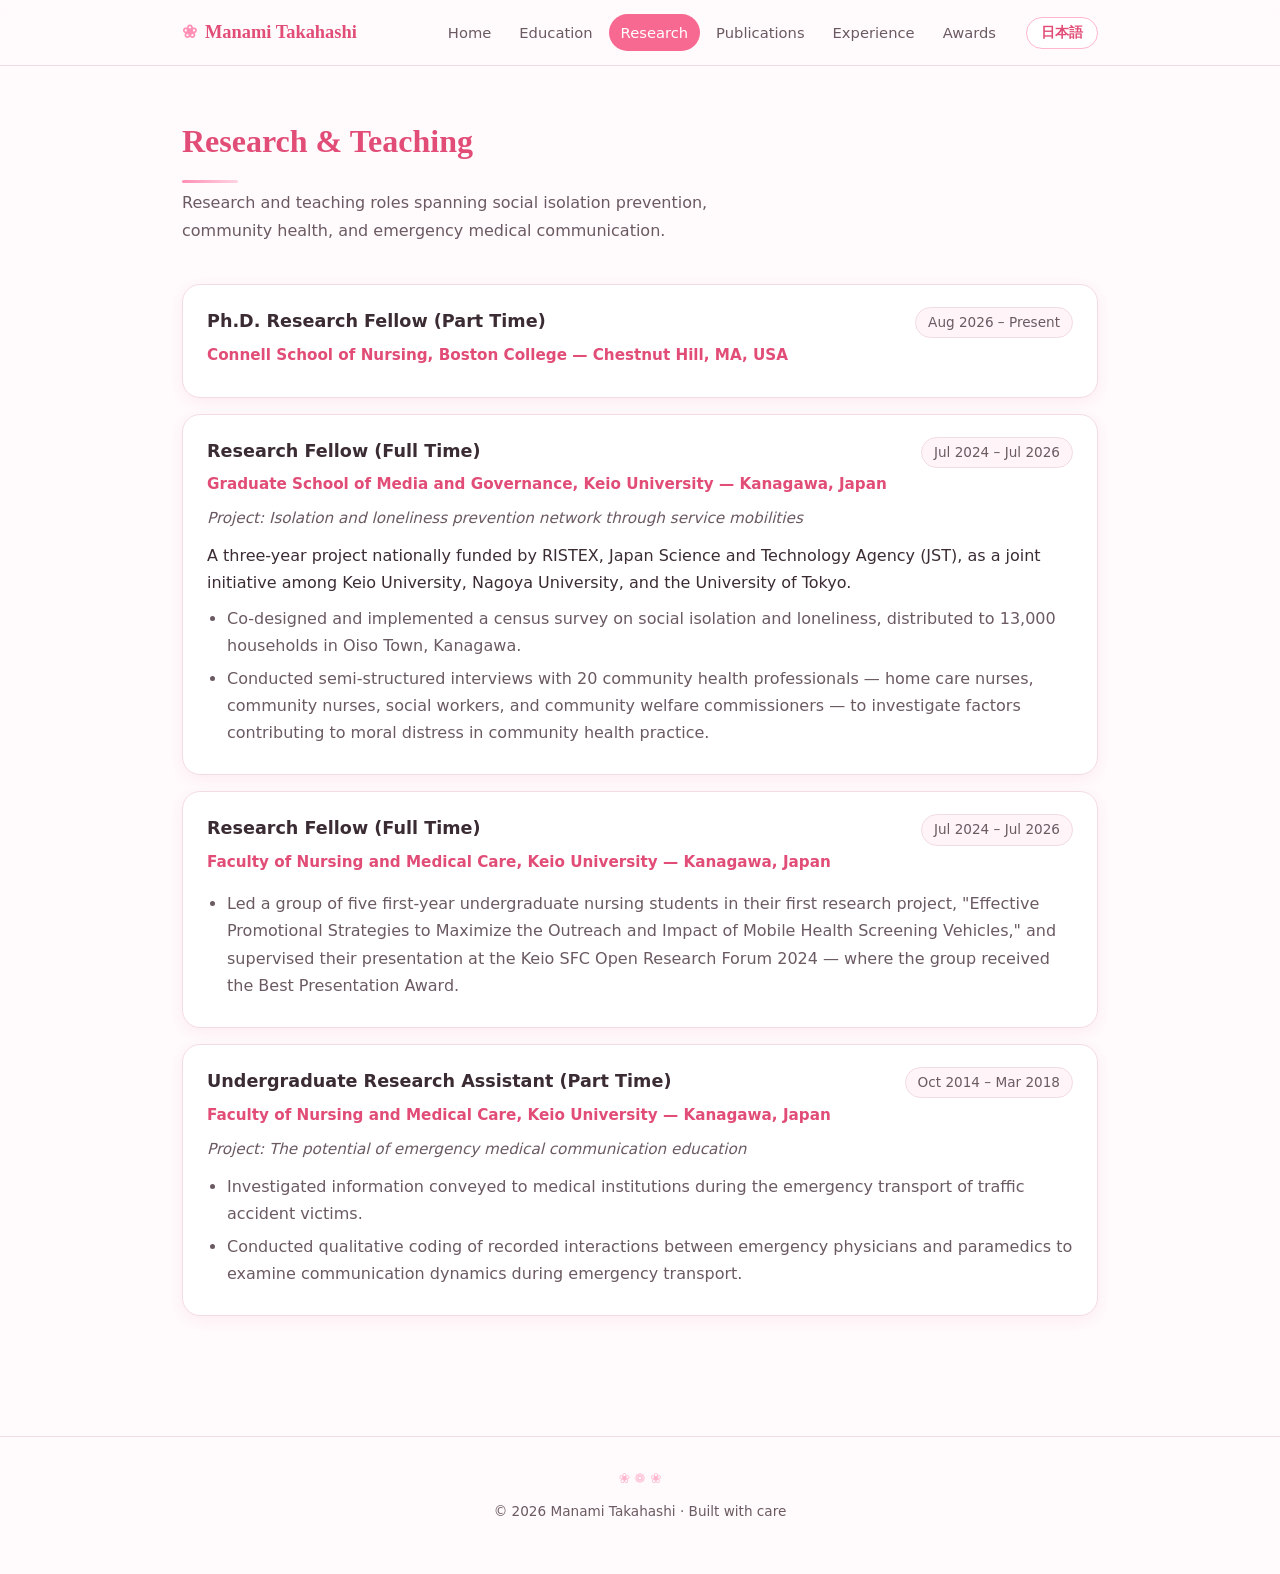
<file: research.html>
<!DOCTYPE html>
<html lang="en">
<head>
  <meta charset="UTF-8" />
  <meta name="viewport" content="width=device-width, initial-scale=1.0" />
  <title>Research &amp; Teaching — Manami Takahashi</title>
  <link rel="stylesheet" href="css/style.css" />
</head>
<body>
  <div class="petal-field" aria-hidden="true"></div>

  <header class="site-header">
    <div class="nav-inner">
      <a class="brand" href="index.html">Manami Takahashi</a>
      <nav class="main-nav">
        <a href="index.html"><span class="en">Home</span><span class="ja">ホーム</span></a>
        <a href="education.html"><span class="en">Education</span><span class="ja">学歴</span></a>
        <a href="research.html"><span class="en">Research</span><span class="ja">研究・教育</span></a>
        <a href="publications.html"><span class="en">Publications</span><span class="ja">業績</span></a>
        <a href="experience.html"><span class="en">Experience</span><span class="ja">臨床経験</span></a>
        <a href="awards.html"><span class="en">Awards</span><span class="ja">受賞・その他</span></a>
      </nav>
      <button class="lang-switch" type="button">日本語</button>
    </div>
  </header>

  <main>
    <h1 class="page-title"><span class="en">Research &amp; Teaching</span><span class="ja">研究・教育</span></h1>
    <p class="page-lead">
      <span class="en">Research and teaching roles spanning social isolation prevention, community health, and emergency medical communication.</span>
      <span class="ja">社会的孤立の予防、地域保健、救急医療コミュニケーションにわたる研究・教育の役割。</span>
    </p>

    <section class="section">
      <div class="card">
        <div class="meta">
          <div>
            <h3><span class="en">Ph.D. Research Fellow (Part Time)</span><span class="ja">博士課程研究員（パートタイム）</span></h3>
            <p class="place"><span class="en">Connell School of Nursing, Boston College — Chestnut Hill, MA, USA</span><span class="ja">ボストンカレッジ コネル看護学部 — マサチューセッツ州, 米国</span></p>
          </div>
          <span class="date"><span class="en">Aug 2026 – Present</span><span class="ja">2026年8月 – 現在</span></span>
        </div>
      </div>

      <div class="card">
        <div class="meta">
          <div>
            <h3><span class="en">Research Fellow (Full Time)</span><span class="ja">研究員（常勤）</span></h3>
            <p class="place"><span class="en">Graduate School of Media and Governance, Keio University — Kanagawa, Japan</span><span class="ja">慶應義塾大学 政策・メディア研究科 — 神奈川県, 日本</span></p>
          </div>
          <span class="date"><span class="en">Jul 2024 – Jul 2026</span><span class="ja">2024年7月 – 2026年7月</span></span>
        </div>
        <p class="sub"><span class="en">Project: Isolation and loneliness prevention network through service mobilities</span><span class="ja">プロジェクト: サービス・モビリティを通じた孤立・孤独予防ネットワーク</span></p>
        <div class="en-block">
          <p>A three-year project nationally funded by RISTEX, Japan Science and Technology Agency (JST), as a joint initiative among Keio University, Nagoya University, and the University of Tokyo.</p>
          <ul>
            <li>Co-designed and implemented a census survey on social isolation and loneliness, distributed to 13,000 households in Oiso Town, Kanagawa.</li>
            <li>Conducted semi-structured interviews with 20 community health professionals — home care nurses, community nurses, social workers, and community welfare commissioners — to investigate factors contributing to moral distress in community health practice.</li>
          </ul>
        </div>
        <div class="ja-block">
          <p>科学技術振興機構（JST）社会技術研究開発センター（RISTEX）の助成を受けた3年間のプロジェクト。慶應義塾大学・名古屋大学・東京大学による共同研究です。</p>
          <ul>
            <li>神奈川県大磯町の13,000世帯を対象とした社会的孤立・孤独に関する悉皆調査を、研究チームとともに設計・実施。</li>
            <li>訪問看護師・地域看護師・ソーシャルワーカー・民生委員など20名の地域保健専門職に半構造化インタビューを行い、地域保健実践における道徳的苦悩の要因を調査。</li>
          </ul>
        </div>
      </div>

      <div class="card">
        <div class="meta">
          <div>
            <h3><span class="en">Research Fellow (Full Time)</span><span class="ja">研究員（常勤）</span></h3>
            <p class="place"><span class="en">Faculty of Nursing and Medical Care, Keio University — Kanagawa, Japan</span><span class="ja">慶應義塾大学 看護医療学部 — 神奈川県, 日本</span></p>
          </div>
          <span class="date"><span class="en">Jul 2024 – Jul 2026</span><span class="ja">2024年7月 – 2026年7月</span></span>
        </div>
        <div class="en-block">
          <ul>
            <li>Led a group of five first-year undergraduate nursing students in their first research project, "Effective Promotional Strategies to Maximize the Outreach and Impact of Mobile Health Screening Vehicles," and supervised their presentation at the Keio SFC Open Research Forum 2024 — where the group received the Best Presentation Award.</li>
          </ul>
        </div>
        <div class="ja-block">
          <ul>
            <li>学部1年生5名のグループによる初めての研究プロジェクト「移動型健診車のアウトリーチと効果を最大化する効果的な広報戦略」を指導し、慶應SFCオープンリサーチフォーラム2024での発表を監修。同グループはベストプレゼンテーション賞を受賞。</li>
          </ul>
        </div>
      </div>

      <div class="card">
        <div class="meta">
          <div>
            <h3><span class="en">Undergraduate Research Assistant (Part Time)</span><span class="ja">学部研究助手（パートタイム）</span></h3>
            <p class="place"><span class="en">Faculty of Nursing and Medical Care, Keio University — Kanagawa, Japan</span><span class="ja">慶應義塾大学 看護医療学部 — 神奈川県, 日本</span></p>
          </div>
          <span class="date"><span class="en">Oct 2014 – Mar 2018</span><span class="ja">2014年10月 – 2018年3月</span></span>
        </div>
        <p class="sub"><span class="en">Project: The potential of emergency medical communication education</span><span class="ja">プロジェクト: 救急医療コミュニケーション教育の可能性</span></p>
        <div class="en-block">
          <ul>
            <li>Investigated information conveyed to medical institutions during the emergency transport of traffic accident victims.</li>
            <li>Conducted qualitative coding of recorded interactions between emergency physicians and paramedics to examine communication dynamics during emergency transport.</li>
          </ul>
        </div>
        <div class="ja-block">
          <ul>
            <li>交通事故傷病者の救急搬送時に医療機関へ伝達される情報を調査。</li>
            <li>救急医と救急救命士の記録された対話を質的にコーディングし、救急搬送時のコミュニケーションの動態を分析。</li>
          </ul>
        </div>
      </div>
    </section>
  </main>

  <footer class="site-footer">
    <span class="en">© 2026 Manami Takahashi · Built with care</span>
    <span class="ja">© 2026 髙橋愛海</span>
  </footer>

  <script src="js/lang.js"></script>
</body>
</html>
</file>
<file: css/style.css>
/* ===========================================================
   Manami Takahashi — Portfolio
   Sakura theme · bilingual (EN / 日本語)
   =========================================================== */

:root {
  --sakura-50:  #fff5f8;
  --sakura-100: #ffe9f0;
  --sakura-200: #ffd4e1;
  --sakura-300: #ffb7cd;
  --sakura-400: #ff8fb3;
  --sakura-500: #f76991;
  --sakura-600: #e14d77;
  --petal:      #ffc9da;
  --ink:        #3b2c33;
  --ink-soft:   #6b5a62;
  --bg:         #fffafc;
  --card:       #ffffff;
  --line:       #f3dbe4;
  --shadow:     0 10px 30px rgba(225, 77, 119, 0.10);
  --shadow-sm:  0 4px 14px rgba(225, 77, 119, 0.08);
  --radius:     18px;
  --maxw:       960px;
  --serif:      "Georgia", "Times New Roman", "Hiragino Mincho ProN", "Yu Mincho", serif;
  --sans:       "Helvetica Neue", "Hiragino Kaku Gothic ProN", "Yu Gothic", "Meiryo", system-ui, sans-serif;
}

* { box-sizing: border-box; }

html { scroll-behavior: smooth; }

body {
  margin: 0;
  font-family: var(--sans);
  color: var(--ink);
  background: var(--bg);
  line-height: 1.7;
  -webkit-font-smoothing: antialiased;
}

/* ---------- language toggle visibility ---------- */
.ja { display: none; }
body.lang-ja .en { display: none; }
body.lang-ja .ja { display: inline; }
/* block-level bilingual containers */
.en-block { display: block; }
.ja-block { display: none; }
body.lang-ja .en-block { display: none; }
body.lang-ja .ja-block { display: block; }

/* ---------- decorative petals background ---------- */
.petal-field {
  position: fixed;
  inset: 0;
  pointer-events: none;
  overflow: hidden;
  z-index: 0;
}
.petal-field span {
  position: absolute;
  top: -10vh;
  width: 14px;
  height: 14px;
  background: var(--petal);
  border-radius: 100% 0 100% 0;
  opacity: 0.55;
  animation: fall linear infinite;
}
@keyframes fall {
  0%   { transform: translateY(-10vh) rotate(0deg);   opacity: 0; }
  10%  { opacity: 0.6; }
  100% { transform: translateY(110vh) rotate(360deg); opacity: 0; }
}

/* ---------- header / nav ---------- */
header.site-header {
  position: sticky;
  top: 0;
  z-index: 50;
  background: rgba(255, 250, 252, 0.85);
  backdrop-filter: blur(10px);
  border-bottom: 1px solid var(--line);
}
.nav-inner {
  max-width: var(--maxw);
  margin: 0 auto;
  padding: 14px 22px;
  display: flex;
  align-items: center;
  gap: 18px;
  flex-wrap: wrap;
}
.brand {
  font-family: var(--serif);
  font-weight: 700;
  font-size: 1.15rem;
  color: var(--sakura-600);
  text-decoration: none;
  white-space: nowrap;
  display: flex;
  align-items: center;
  gap: 8px;
}
.brand::before { content: "❀"; color: var(--sakura-400); }

nav.main-nav {
  display: flex;
  gap: 4px;
  flex-wrap: wrap;
  margin-left: auto;
}
nav.main-nav a {
  color: var(--ink-soft);
  text-decoration: none;
  font-size: 0.92rem;
  padding: 6px 12px;
  border-radius: 999px;
  transition: background 0.2s, color 0.2s;
}
nav.main-nav a:hover { background: var(--sakura-100); color: var(--sakura-600); }
nav.main-nav a.active { background: var(--sakura-500); color: #fff; }

.lang-switch {
  border: 1px solid var(--sakura-300);
  background: #fff;
  color: var(--sakura-600);
  border-radius: 999px;
  padding: 6px 14px;
  cursor: pointer;
  font-size: 0.85rem;
  font-weight: 600;
  white-space: nowrap;
  transition: background 0.2s, color 0.2s;
}
.lang-switch:hover { background: var(--sakura-500); color: #fff; }

/* ---------- layout ---------- */
main {
  position: relative;
  z-index: 1;
  max-width: var(--maxw);
  margin: 0 auto;
  padding: 0 22px 80px;
}

.page-title {
  font-family: var(--serif);
  font-size: 2rem;
  color: var(--sakura-600);
  margin: 48px 0 6px;
}
.page-title::after {
  content: "";
  display: block;
  width: 56px;
  height: 3px;
  margin-top: 12px;
  background: linear-gradient(90deg, var(--sakura-400), var(--sakura-200));
  border-radius: 3px;
}
.page-lead { color: var(--ink-soft); margin: 0 0 28px; max-width: 60ch; }

/* ---------- hero ---------- */
.hero {
  display: flex;
  gap: 40px;
  align-items: center;
  flex-wrap: wrap;
  padding: 64px 0 36px;
}
.hero-photo {
  width: 220px;
  height: 220px;
  border-radius: 50%;
  object-fit: cover;
  box-shadow: var(--shadow);
  border: 6px solid #fff;
  flex-shrink: 0;
}
.hero-text { flex: 1; min-width: 260px; }
.hero-text h1 {
  font-family: var(--serif);
  font-size: 2.6rem;
  margin: 0 0 6px;
  color: var(--ink);
}
.hero-text .role {
  color: var(--sakura-600);
  font-size: 1.15rem;
  font-weight: 600;
  margin: 0 0 16px;
}
.hero-text p { color: var(--ink-soft); margin: 0 0 18px; }

.btn-row { display: flex; gap: 12px; flex-wrap: wrap; }
.btn {
  display: inline-block;
  padding: 10px 20px;
  border-radius: 999px;
  text-decoration: none;
  font-size: 0.92rem;
  font-weight: 600;
  transition: transform 0.15s, box-shadow 0.2s, background 0.2s;
}
.btn-primary { background: var(--sakura-500); color: #fff; box-shadow: var(--shadow-sm); }
.btn-primary:hover { background: var(--sakura-600); transform: translateY(-2px); }
.btn-ghost { background: #fff; color: var(--sakura-600); border: 1px solid var(--sakura-300); }
.btn-ghost:hover { background: var(--sakura-100); }

/* ---------- cards / sections ---------- */
.section { margin: 40px 0; }
.section h2 {
  font-family: var(--serif);
  font-size: 1.5rem;
  color: var(--sakura-600);
  margin: 0 0 18px;
  display: flex;
  align-items: center;
  gap: 10px;
}
.section h2::before { content: "❀"; color: var(--sakura-300); font-size: 1.1rem; }

.card {
  background: var(--card);
  border: 1px solid var(--line);
  border-radius: var(--radius);
  padding: 22px 24px;
  margin-bottom: 16px;
  box-shadow: var(--shadow-sm);
  transition: transform 0.15s, box-shadow 0.2s;
}
.card:hover { transform: translateY(-2px); box-shadow: var(--shadow); }

.card .meta {
  display: flex;
  justify-content: space-between;
  gap: 12px;
  flex-wrap: wrap;
  align-items: baseline;
}
.card h3 {
  margin: 0 0 4px;
  font-size: 1.1rem;
  color: var(--ink);
}
.card .place { color: var(--sakura-600); font-weight: 600; font-size: 0.95rem; }
.card .date {
  color: var(--ink-soft);
  font-size: 0.85rem;
  white-space: nowrap;
  background: var(--sakura-50);
  border: 1px solid var(--line);
  padding: 3px 12px;
  border-radius: 999px;
}
.card .sub { color: var(--ink-soft); font-style: italic; margin: 2px 0 10px; font-size: 0.95rem; }
.card ul { margin: 8px 0 0; padding-left: 20px; }
.card ul li { margin-bottom: 6px; color: var(--ink-soft); }
.card p { margin: 6px 0; }

.tag {
  display: inline-block;
  background: var(--sakura-100);
  color: var(--sakura-600);
  font-size: 0.78rem;
  font-weight: 600;
  padding: 2px 10px;
  border-radius: 999px;
  margin: 0 6px 6px 0;
}

/* publication / presentation lists */
.pub-list { list-style: none; padding: 0; margin: 0; }
.pub-list > li {
  background: var(--card);
  border: 1px solid var(--line);
  border-left: 4px solid var(--sakura-300);
  border-radius: 12px;
  padding: 16px 18px;
  margin-bottom: 14px;
  box-shadow: var(--shadow-sm);
}
.pub-list .authors { color: var(--ink-soft); font-size: 0.9rem; }
.pub-list .title { font-weight: 600; color: var(--ink); display: block; margin: 3px 0; }
.pub-list .venue { color: var(--sakura-600); font-size: 0.9rem; }
.pub-list .award { color: #c2410c; font-weight: 600; font-size: 0.85rem; }
.pub-list a { color: var(--sakura-600); }

/* highlights grid */
.grid {
  display: grid;
  grid-template-columns: repeat(auto-fit, minmax(220px, 1fr));
  gap: 16px;
  margin: 16px 0;
}
.grid .stat {
  background: var(--card);
  border: 1px solid var(--line);
  border-radius: var(--radius);
  padding: 22px;
  text-align: center;
  box-shadow: var(--shadow-sm);
}
.grid .stat .num { font-family: var(--serif); font-size: 2rem; color: var(--sakura-500); font-weight: 700; }
.grid .stat .lbl { color: var(--ink-soft); font-size: 0.9rem; margin-top: 4px; }

/* contact */
.contact-box {
  background: linear-gradient(135deg, var(--sakura-50), var(--sakura-100));
  border: 1px solid var(--line);
  border-radius: var(--radius);
  padding: 28px;
  text-align: center;
}
.contact-box a { color: var(--sakura-600); text-decoration: none; font-weight: 600; }
.contact-box a:hover { text-decoration: underline; }
.contact-line { margin: 6px 0; }

/* footer */
footer.site-footer {
  text-align: center;
  color: var(--ink-soft);
  font-size: 0.85rem;
  padding: 30px 22px 50px;
  border-top: 1px solid var(--line);
  position: relative;
  z-index: 1;
}
footer.site-footer::before { content: "❀ ❁ ❀"; display: block; color: var(--sakura-300); margin-bottom: 10px; }

/* ---------- responsive ---------- */
@media (max-width: 600px) {
  .hero { padding: 36px 0 20px; gap: 24px; justify-content: center; text-align: center; }
  .hero-text h1 { font-size: 2rem; }
  .hero-photo { width: 160px; height: 160px; }
  .btn-row { justify-content: center; }
  .nav-inner { padding: 12px 16px; }
  nav.main-nav { margin-left: 0; width: 100%; }
  .brand { width: 100%; justify-content: center; }
  .lang-switch { position: absolute; top: 12px; right: 16px; }
}
</file>
